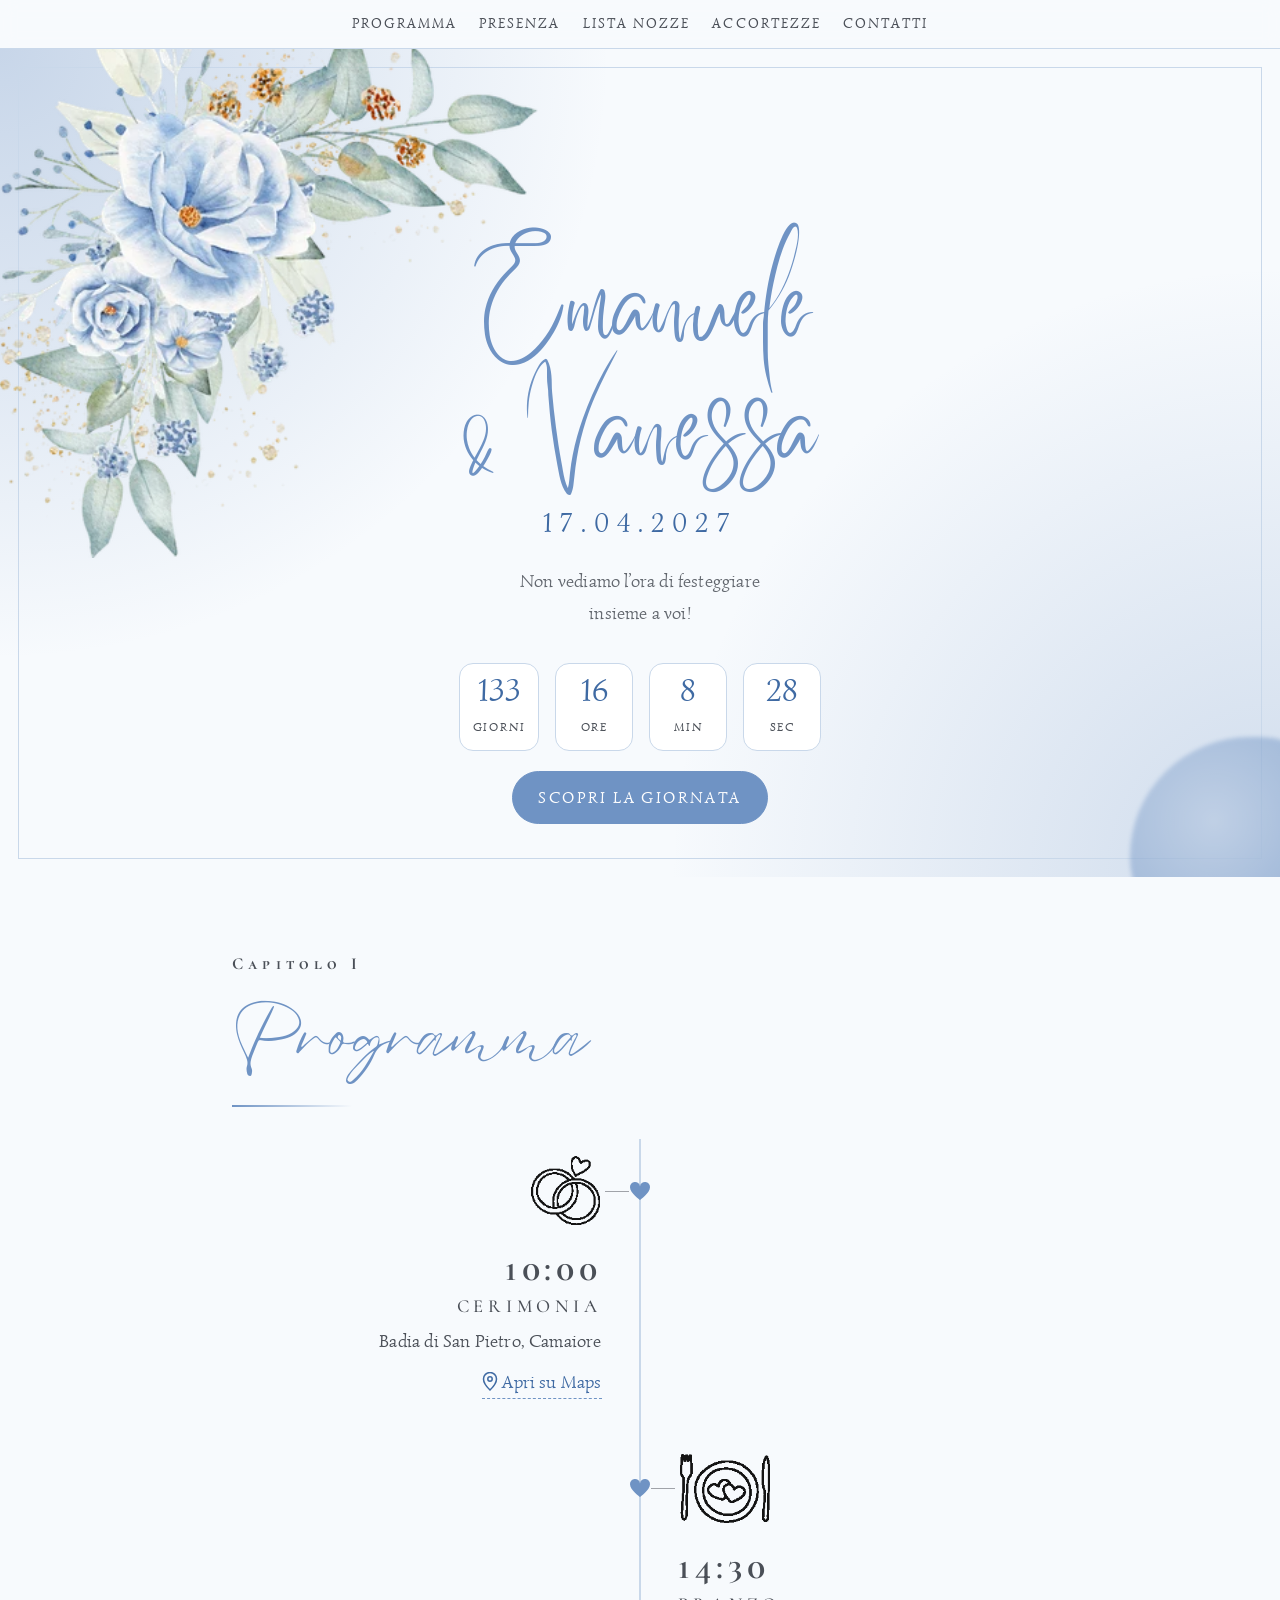
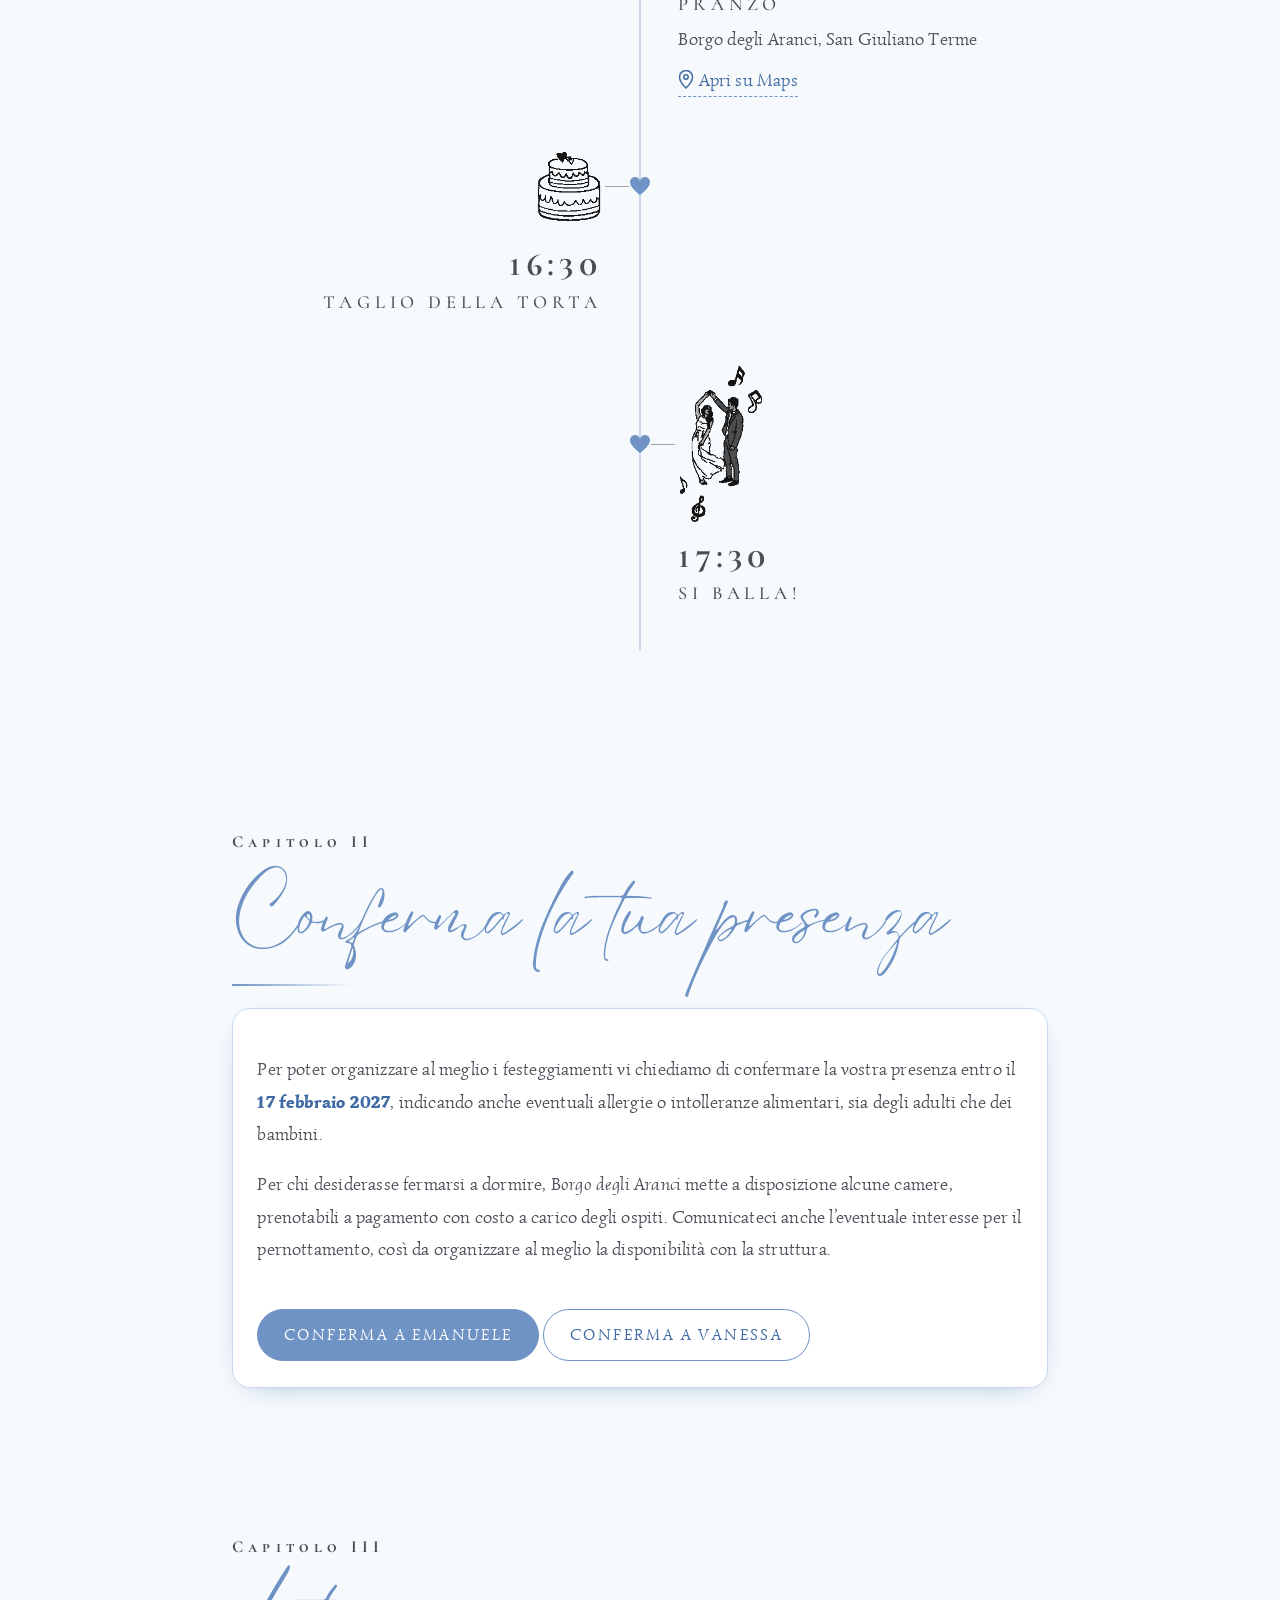
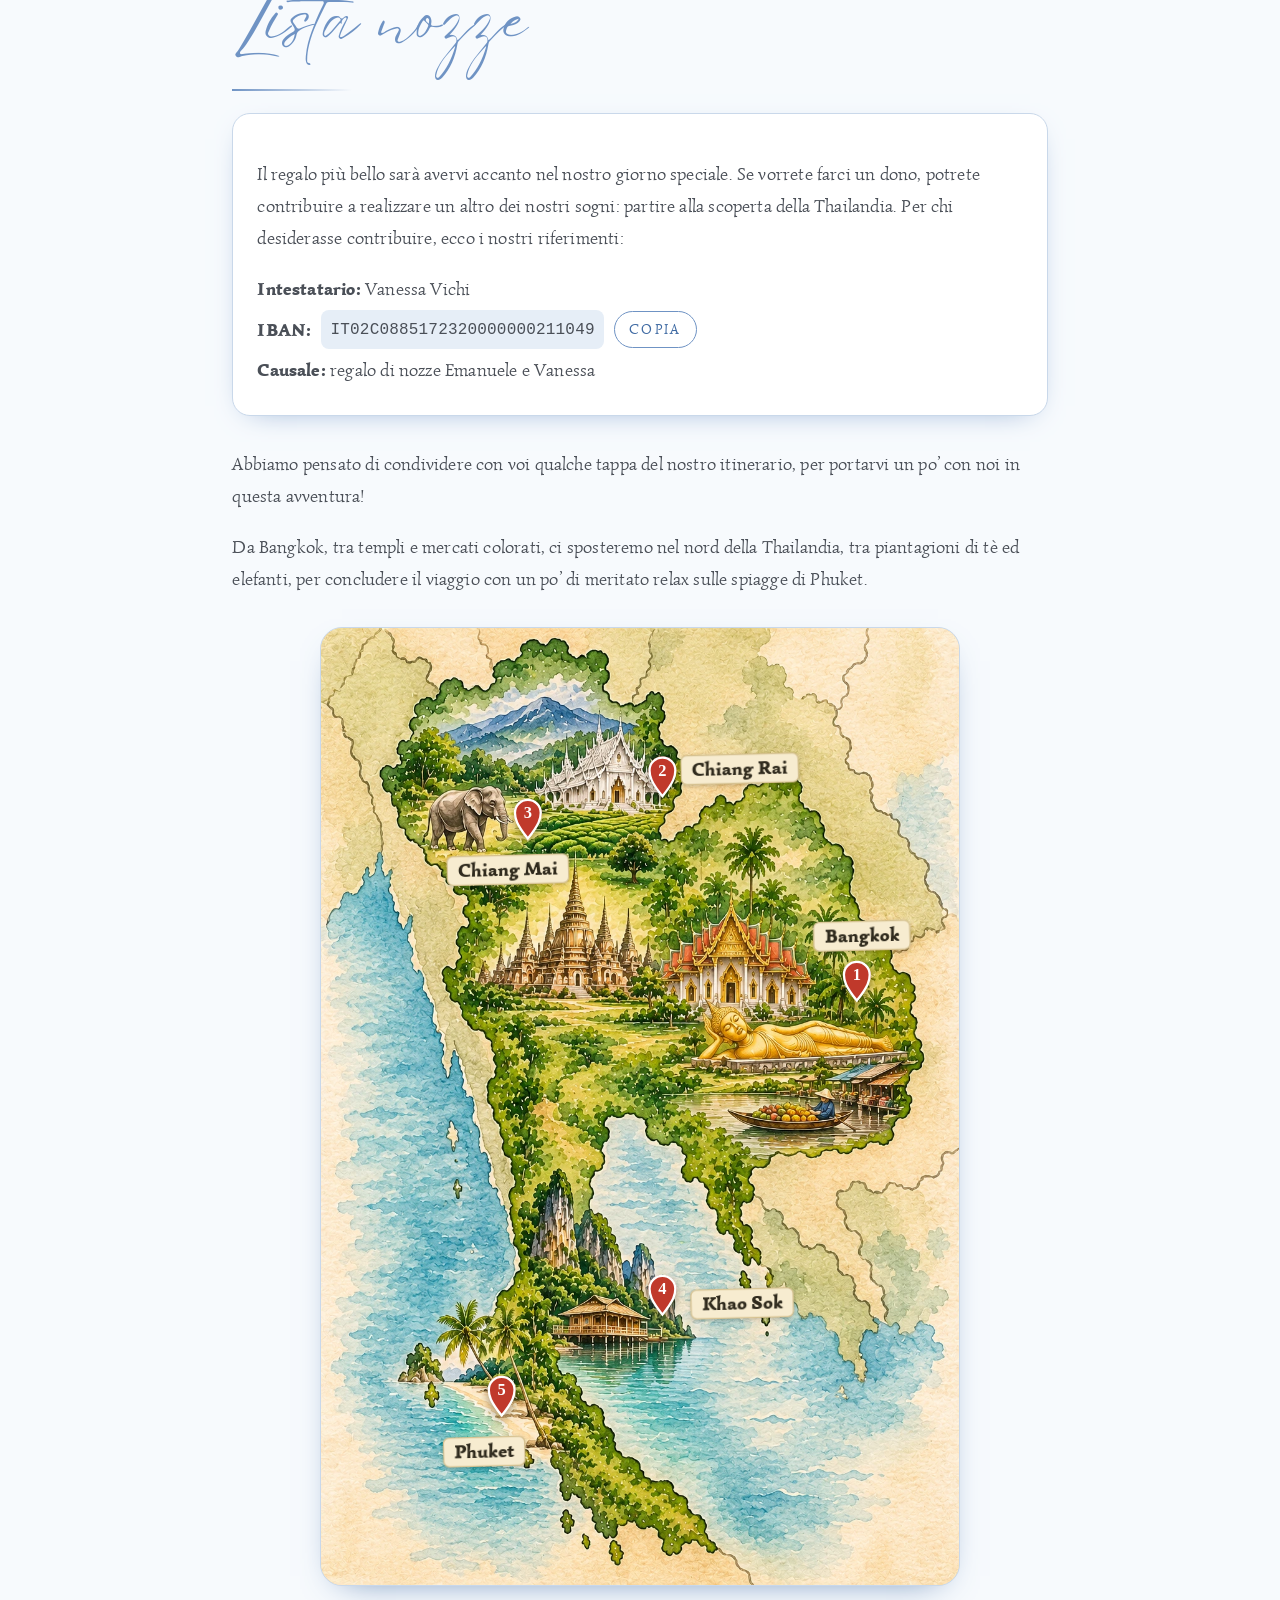
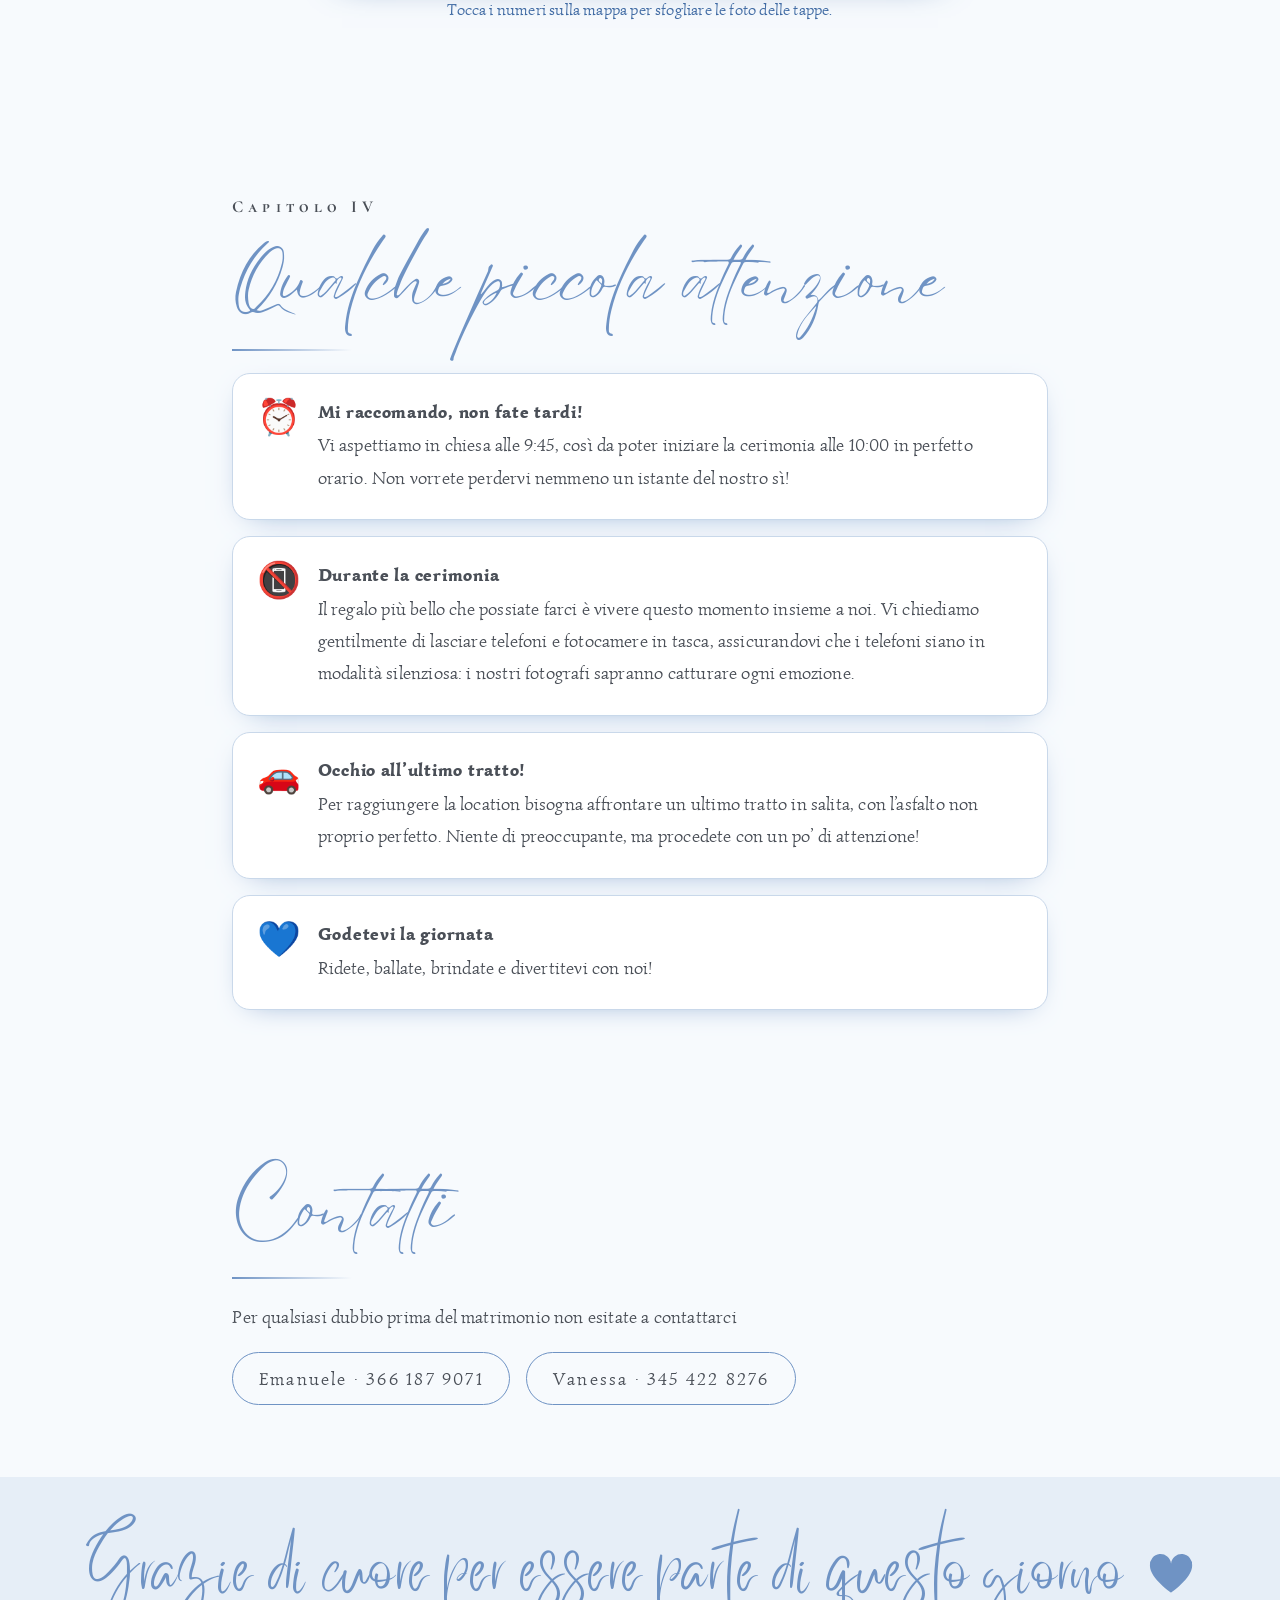
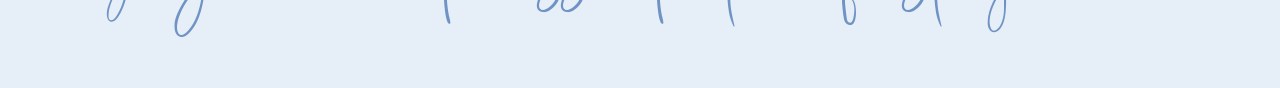
<file: index.html>
<!DOCTYPE html>
<html lang="it">
<head>
<meta charset="utf-8">
<meta name="color-scheme" content="light">
<meta name="viewport" content="width=device-width, initial-scale=1, viewport-fit=cover">
<title>Emanuele &amp; Vanessa – 17.04.2027</title>
<meta name="description" content="Tutte le informazioni per festeggiare il matrimonio di Emanuele e Vanessa il 17 aprile 2027.">
<link rel="canonical" href="https://werian97.github.io/WeddingWebSite/">
<meta property="og:type" content="website">
<meta property="og:locale" content="it_IT">
<meta property="og:title" content="Emanuele &amp; Vanessa – 17 aprile 2027">
<meta property="og:description" content="Tutte le informazioni per festeggiare il matrimonio di Emanuele e Vanessa e scoprire il nostro viaggio in Thailandia.">
<meta property="og:url" content="https://werian97.github.io/WeddingWebSite/">
<meta property="og:image" content="https://werian97.github.io/WeddingWebSite/assets/photos/white.jpg">
<meta property="og:image:alt" content="Il Tempio Bianco di Chiang Rai, una tappa del nostro viaggio">
<meta property="og:image:type" content="image/jpeg">
<meta property="og:image:width" content="900">
<meta property="og:image:height" content="552">
<meta name="twitter:card" content="summary_large_image">
<meta name="twitter:title" content="Emanuele &amp; Vanessa – 17 aprile 2027">
<meta name="twitter:description" content="Tutte le informazioni per festeggiare il matrimonio di Emanuele e Vanessa e scoprire il nostro viaggio in Thailandia.">
<meta name="twitter:image" content="https://werian97.github.io/WeddingWebSite/assets/photos/white.jpg">
<meta name="twitter:image:alt" content="Il Tempio Bianco di Chiang Rai, una tappa del nostro viaggio">
<link rel="preconnect" href="https://fonts.googleapis.com">
<link rel="preconnect" href="https://fonts.gstatic.com" crossorigin>
<link href="https://fonts.googleapis.com/css2?family=Cormorant+SC:wght@400;500;600;700&display=swap" rel="stylesheet">
<link href="https://fonts.googleapis.com/css2?family=Simonetta:ital,wght@0,400;0,900;1,400;1,900&display=swap" rel="stylesheet">
<link rel="stylesheet" href="styles.css">
</head>
<body>
<nav aria-label="Navigazione principale">
<a href="#programma">Programma</a>
<a href="#presenza">Presenza</a>
<a href="#nozze">Lista nozze</a>
<a href="#attenzioni">Accortezze</a>
<a href="#contatti">Contatti</a>
</nav>

<main>
<header class="hero">
<div class="frame"></div>
<img class="flower" src="assets/images/flower.webp" alt="" aria-hidden="true">
<h1 class="script"><span class="name-line">Emanuele</span><span class="name-line"><span class="amp">&amp;</span> Vanessa</span></h1>
<div class="date">17.04.2027</div>
<p class="sub">Non vediamo l’ora di festeggiare insieme a voi!</p>
<div class="count" id="count" aria-live="off"></div>
<a class="btn fill" href="#programma">Scopri la giornata</a>
</header>

<section id="programma" class="reveal">
<p class="chap">Capitolo I</p>
<h2 class="title">Programma</h2>
<div class="tl">
<div class="ev">
<div class="ico"><img src="assets/images/timeline-ceremony.png" alt="" aria-hidden="true"></div>
<div class="t">10:00</div>
<div class="n">Cerimonia</div>
<div>Badia di San Pietro, Camaiore</div>
<a href="https://www.google.com/maps/search/?api=1&amp;query=Badia+di+San+Pietro+Camaiore" target="_blank" rel="noopener">
<svg aria-hidden="true" width="16" height="19" viewBox="0 0 16 19" fill="none">
<path d="M8 18s6.5-6.1 6.5-11A6.5 6.5 0 1 0 1.5 7C1.5 11.9 8 18 8 18Z" stroke="currentColor" stroke-width="1.5"/>
<circle cx="8" cy="7" r="2.2" stroke="currentColor" stroke-width="1.5"/>
</svg>
Apri su Maps
</a>
</div>
<div class="ev">
<div class="ico"><img src="assets/images/timeline-lunch.png" alt="" aria-hidden="true"></div>
<div class="t">14:30</div>
<div class="n">Pranzo</div>
<div>Borgo degli Aranci, San Giuliano Terme</div>
<a href="https://www.google.com/maps/search/?api=1&amp;query=Borgo+degli+aranci+San+Giuliano+Terme" target="_blank" rel="noopener">
<svg aria-hidden="true" width="16" height="19" viewBox="0 0 16 19" fill="none">
<path d="M8 18s6.5-6.1 6.5-11A6.5 6.5 0 1 0 1.5 7C1.5 11.9 8 18 8 18Z" stroke="currentColor" stroke-width="1.5"/>
<circle cx="8" cy="7" r="2.2" stroke="currentColor" stroke-width="1.5"/>
</svg>
Apri su Maps
</a>
</div>
<div class="ev">
<div class="ico"><img src="assets/images/timeline-cake.png" alt="" aria-hidden="true"></div>
<div class="t">16:30</div>
<div class="n">Taglio della torta</div>
</div>
<div class="ev">
<div class="ico"><img src="assets/images/timeline-dancing.png" alt="" aria-hidden="true"></div>
<div class="t">17:30</div>
<div class="n">Si balla!</div>
</div>
</div>
</section>

<section id="presenza" class="reveal">
<p class="chap">Capitolo II</p>
<h2 class="title">Conferma la tua presenza</h2>
<div class="card">
<p>Per poter organizzare al meglio i festeggiamenti vi chiediamo di confermare la vostra presenza entro il <strong class="deadline">17 febbraio 2027</strong>, indicando anche eventuali allergie o intolleranze alimentari, sia degli adulti che dei bambini.</p>
<p>Per chi desiderasse fermarsi a dormire, <em>Borgo degli Aranci</em> mette a disposizione alcune camere, prenotabili a pagamento con costo a carico degli ospiti. Comunicateci anche l’eventuale interesse per il pernottamento, così da organizzare al meglio la disponibilità con la struttura.</p>
<a class="btn fill" id="rsvpE" href="https://wa.me/393661879071?text=Ciao!%20Confermo%20la%20presenza%20al%20vostro%20matrimonio%20del%2017%20aprile%202027.%0ANumero%20di%20persone%20(adulti%2Fbambini)%3A%20%0AAllergie%20o%20intolleranze%3A%20%0AInteressati%20al%20pernottamento%3A%20" target="_blank" rel="noopener">Conferma a Emanuele</a>
<a class="btn" id="rsvpV" href="https://wa.me/393454228276?text=Ciao!%20Confermo%20la%20presenza%20al%20vostro%20matrimonio%20del%2017%20aprile%202027.%0ANumero%20di%20persone%20(adulti%2Fbambini)%3A%20%0AAllergie%20o%20intolleranze%3A%20%0AInteressati%20al%20pernottamento%3A%20" target="_blank" rel="noopener">Conferma a Vanessa</a>
</div>
</section>

<section id="nozze" class="reveal">
<p class="chap">Capitolo III</p>
<h2 class="title">Lista nozze</h2>
<div class="card">
<p>Il regalo più bello sarà avervi accanto nel nostro giorno speciale. Se vorrete farci un dono, potrete contribuire a realizzare un altro dei nostri sogni: partire alla scoperta della Thailandia. Per chi
desiderasse contribuire, ecco i nostri riferimenti:</p>
<p class="gift-detail"><strong>Intestatario:</strong> Vanessa Vichi</p>
<div class="iban">
<strong>IBAN:</strong>
<code id="iban">IT02C0885172320000000211049</code>
<button class="btn mini" id="copy" type="button">Copia</button>
</div>
<p class="gift-detail"><strong>Causale:</strong> regalo di nozze Emanuele e Vanessa</p>
</div>
<p class="itinerary-intro">Abbiamo pensato di condividere con voi qualche tappa del nostro itinerario, per portarvi un po’ con noi in questa avventura!</p>
<p>Da Bangkok, tra templi e mercati colorati, ci sposteremo nel nord della Thailandia, tra piantagioni di tè ed elefanti, per concludere il viaggio con un po’ di meritato relax sulle spiagge di Phuket.</p>
<div class="itinerary-map">
<object id="itinerary-map" class="itinerary-map-content" data="assets/images/thailand-map.svg" type="image/svg+xml" aria-label="Mappa illustrata dell’itinerario in Thailandia">
<img src="assets/images/thailand-map.webp" alt="Mappa dell’itinerario in Thailandia, da Chiang Rai a Phuket.">
</object>
</div>
<p class="map-hint">Tocca i numeri sulla mappa per sfogliare le foto delle tappe.</p>
</section>

<dialog class="photo-dialog" id="photo-dialog" aria-label="Foto della tappa">
<button type="button" class="photo-close" id="photo-close" aria-label="Chiudi la foto">×</button>
<figure class="polaroid" id="polaroid">
<div class="pol-photo"><img id="photo-dialog-image" alt=""></div>
<figcaption id="photo-dialog-caption"></figcaption>
</figure>
<div class="photo-nav" id="photo-nav">
<button type="button" id="ph-prev" aria-label="Foto precedente">‹</button>
<span id="ph-count"></span>
<button type="button" id="ph-next" aria-label="Foto successiva">›</button>
</div>
</dialog>

<section id="attenzioni" class="reveal">
<p class="chap">Capitolo IV</p>
<h2 class="title">Qualche piccola attenzione</h2>
<div class="tips">
<div class="card tip">
<div class="e">⏰</div>
<div>
<h3>Mi raccomando, non fate tardi!</h3>
<p>Vi aspettiamo in chiesa alle 9:45, così da poter iniziare la cerimonia alle 10:00 in perfetto orario. Non vorrete perdervi nemmeno un istante del nostro sì!</p>
</div>
</div>
<div class="card tip">
<div class="e">📵</div>
<div>
<h3>Durante la cerimonia</h3>
<p>Il regalo più bello che possiate farci è vivere questo momento insieme a noi. Vi chiediamo gentilmente di lasciare telefoni e fotocamere in tasca, assicurandovi che i telefoni siano in modalità silenziosa: i nostri fotografi sapranno catturare ogni emozione.</p>
</div>
</div>
<div class="card tip">
<div class="e">🚗</div>
<div>
<h3>Occhio all’ultimo tratto!</h3>
<p>Per raggiungere la location bisogna affrontare un ultimo tratto in salita, con l’asfalto non proprio perfetto. Niente di preoccupante, ma procedete con un po’ di attenzione!</p>
</div>
</div>
<div class="card tip">
<div class="e">💙</div>
<div>
<h3>Godetevi la giornata</h3>
<p>Ridete, ballate, brindate e divertitevi con noi!</p>
</div>
</div>
</div>
</section>

<section id="contatti" class="reveal">
<h2 class="title">Contatti</h2>
<p>Per qualsiasi dubbio prima del matrimonio non esitate a contattarci</p>
<div class="contacts">
<a href="tel:+393661879071">Emanuele · 366 187 9071</a>
<a href="tel:+393454228276">Vanessa · 345 422 8276</a>
</div>
</section>
</main>

<footer>
<div class="script">
Grazie di cuore per essere parte di questo giorno
<svg class="fh" viewBox="0 0 24 22" aria-hidden="true">
<path d="M12 21S1 13.5 1 7a5.5 5.5 0 0 1 11-1 5.5 5.5 0 0 1 11 1c0 6.5-11 14-11 14z"/>
</svg>
</div>
</footer>

<script src="script.js" defer></script>
</body>
</html>
</file>
<file: styles.css>
@font-face {
  font-family:'Eyesome Script';
  src:url("assets/fonts/eyesome-script.ttf") format("truetype");
  font-weight:400;
  font-style:normal;
}
@font-face {
  font-family:'Better Saturday';
  src:url("assets/fonts/better-saturday-1.ttf") format("truetype");
  font-style:normal;
  font-weight:400;
  unicode-range:U+0020,U+0026,U+002E,U+0030-0032,U+0034,U+0037,U+0045,U+0056,U+0061,U+0065,U+006C,U+006D,U+006E,U+0073,U+0075,U+00A0;
}
@font-face {
  font-family:'Better Saturday';
  src:url("assets/fonts/better-saturday-2.ttf") format("truetype");
  font-style:normal;
  font-weight:400;
  unicode-range:U+0020,U+002C,U+0042,U+0043,U+0047,U+0050,U+0053,U+0054,U+0061,U+0063-0065,U+0067-0069,U+006C-006D,U+006E,U+006F,U+0072,U+0074,U+0075,U+00A0;
}
@font-face {
  font-family:'Better Saturday';
  src:url("assets/fonts/better-saturday-3.ttf") format("truetype");
  font-style:normal;
  font-weight:400;
  unicode-range:U+0020,U+0047,U+0061,U+0063-0065,U+0067-0069,U+006E,U+006F,U+0070-0074,U+0075,U+007A,U+00A0;
}
:root {
  --bg:#f7fafd;
  --bg2:#e6eef7;
  --card:#ffffff;
  --text:#4a4f57;
  --accent:#6f93c4;
  --accent2:#3f6aa3;
  --line:#c9d8ea;
  --leaf:#a9c3b4;
  color-scheme:light;
  box-sizing:border-box;
  padding-top:env(safe-area-inset-top,0px);
  padding-bottom:env(safe-area-inset-bottom,0px);
}
*,*::before,*::after {
  box-sizing:border-box;
}
html {
  scroll-behavior:smooth;
  scroll-padding-top:calc(64px + env(safe-area-inset-top,0px));
}
body {
  margin:0;
  background:var(--bg);
  color:var(--text);
  font-family:'Simonetta',Georgia,serif;
  font-size:1.15rem;
  line-height:1.75;
  letter-spacing:.01em;
}
:focus-visible {
  outline:3px solid var(--accent2);
  outline-offset:3px;
}
body::before {
  content:"";
  position:fixed;
  inset:0 0 auto;
  height:env(safe-area-inset-top,0px);
  background:var(--bg);
  z-index:30;
}
.script {
  font-family:'Better Saturday',cursive;
  font-weight:400;
  color:var(--accent);
  letter-spacing:0;
}
nav {
  position:sticky;
  top:env(safe-area-inset-top,0px);
  z-index:20;
  background:color-mix(in srgb,var(--bg) 88%,transparent);
  backdrop-filter:blur(8px);
  border-bottom:1px solid var(--line);
  display:flex;
  gap:1.4rem;
  justify-content:center;
  padding:.7rem 1rem;
  overflow-x:auto;
  white-space:nowrap;
}
nav a {
  color:var(--text);
  text-decoration:none;
  font-size:.9rem;
  text-transform:uppercase;
  letter-spacing:.14em;
}
nav a:hover {
  color:var(--accent2);
}
.hero {
  min-height:92vh;
  display:flex;
  flex-direction:column;
  align-items:center;
  justify-content:center;
  text-align:center;
  padding:3rem 1.2rem;
  position:relative;
  overflow:hidden;
  background:radial-gradient(circle at 0 0,color-mix(in srgb,var(--accent) 35%,transparent),transparent 40%),radial-gradient(circle at 100% 100%,color-mix(in srgb,var(--accent) 30%,transparent),transparent 40%),var(--bg);
}
.hero::after {
  content:"";
  position:absolute;
  width:210px;
  height:210px;
  bottom:-70px;
  right:-60px;
  border-radius:60% 40% 55% 45%;
  background:radial-gradient(circle at 40% 40%,#fff6,transparent 55%),var(--accent);
  opacity:.45;
  filter:blur(2px);
}
.frame {
  position:absolute;
  inset:18px;
  border:1px solid var(--line);
  pointer-events:none;
}
.hero h1 {
  font-size:clamp(3.4rem,15vw,7.4rem);
  line-height:1.7;
  margin:0;
  text-shadow:none;
  padding:.1em 0;
}
.hero .name-line {
  display:block;
  white-space:nowrap;
}
.hero .amp {
  display:inline-block;
  font-size:.7em;
  margin-right:.1em;
}
.date {
  font-size:1.7rem;
  letter-spacing:.3em;
  color:var(--accent2);
  margin:1.2rem 0 .6rem;
}
.sub {
  max-width:30ch;
  opacity:.85;
}
.count {
  display:flex;
  gap:1rem;
  margin-top:2rem;
  flex-wrap:wrap;
  justify-content:center;
}
.count div {
  background:var(--card);
  border:1px solid var(--line);
  border-radius:14px;
  min-width:78px;
  padding:.6rem .8rem;
}
.count b {
  display:block;
  font-size:2rem;
  font-weight:400;
  color:var(--accent2);
  line-height:1.1;
}
.count span {
  font-size:.75rem;
  text-transform:uppercase;
  letter-spacing:.15em;
}
.btn {
  display:inline-block;
  margin-top:1.6rem;
  padding:.7rem 1.6rem;
  border-radius:999px;
  border:1px solid var(--accent);
  background:transparent;
  color:var(--accent2);
  text-decoration:none;
  font:inherit;
  font-size:1rem;
  letter-spacing:.15em;
  text-transform:uppercase;
  cursor:pointer;
  transition:.25s;
}
.btn:hover,.btn.fill {
  background:var(--accent);
  color:#fff;
}
.btn.fill:hover {
  background:var(--accent2);
}
section {
  max-width:860px;
  margin:0 auto;
  padding:4.5rem 1.4rem;
}
.chap {
  font-family:'Cormorant SC',Georgia,serif;
  font-size:1.05rem;
  letter-spacing:.3em;
  font-weight:700;
  margin:0 0 .6rem;
}
.deadline {
  color:var(--accent2);
}
h2 {
  font-size:clamp(2.3rem,7.5vw,3.8rem);
  margin:.1rem 0 1.5rem;
  line-height:1.15;
}
h2::after {
  content:"";
  display:block;
  height:2px;
  width:120px;
  margin-top:.5rem;
  background:linear-gradient(90deg,var(--accent),transparent);
}
.tl {
  position:relative;
  margin:2rem 0;
}
.tl::before {
  content:"";
  position:absolute;
  left:50%;
  top:0;
  bottom:0;
  width:2px;
  background:var(--line);
  transform:translateX(-50%);
}
.card {
  background:var(--card);
  border:1px solid var(--line);
  border-radius:18px;
  padding:1.6rem 1.5rem;
  box-shadow:0 8px 30px -18px var(--accent);
}
.gift-detail {
  margin:.2rem 0;
}
.itinerary-intro {
  margin-top:2rem;
}
.iban {
  display:flex;
  gap:.6rem;
  align-items:center;
  flex-wrap:wrap;
  margin:.3rem 0;
}
.iban code {
  font-family:ui-monospace,Menlo,monospace;
  font-size:1rem;
  word-break:break-all;
  background:var(--bg2);
  padding:.35rem .6rem;
  border-radius:8px;
}
.mini {
  font-size:.9rem;
  padding:.3rem .9rem;
  margin:0;
}
.photo-dialog {
  position:fixed;
  inset:0;
  width:min(92vw,520px);
  max-width:none;
  max-height:90vh;
  padding:1rem;
  border:1px solid var(--line);
  border-radius:18px;
  background:var(--card);
  color:var(--text);
  box-shadow:0 16px 70px #0005;
}
.photo-dialog::backdrop {
  background:#15202bb3;
  backdrop-filter:blur(3px);
}
.photo-close {
  width:2.5rem;
  height:2.5rem;
  border:1px solid var(--line);
  border-radius:50%;
  background:var(--card);
  color:var(--text);
  font:inherit;
  font-size:1.5rem;
  line-height:1;
  cursor:pointer;
}
.tips {
  display:grid;
  gap:1rem;
}
.tip {
  display:flex;
  gap:1rem;
  align-items:flex-start;
}
.tip .e {
  font-size:2.2rem;
  line-height:1;
}
.tip h3 {
  font-size:1.15rem;
  letter-spacing:.04em;
  font-weight:900;
  line-height:1.4;
  margin:0 0 .25rem;
}
.tip p {
  margin:0;
}
.contacts {
  display:flex;
  gap:1rem;
  flex-wrap:wrap;
  justify-content:center;
  margin-top:1rem;
}
.contacts a {
  border:1px solid var(--accent);
  border-radius:999px;
  padding:.6rem 1.6rem;
  color:var(--text);
  text-decoration:none;
  letter-spacing:.12em;
}
.contacts a:hover {
  background:var(--accent);
  color:#fff;
}
footer {
  text-align:center;
  padding:3rem 1.4rem 4rem;
  background:var(--bg2);
}
footer .script {
  font-size:clamp(2.4rem,8vw,3.6rem);
  line-height:1.6;
}
.reveal {
  opacity:0;
  transform:translateY(22px);
  transition:opacity .8s,transform .8s;
}
.reveal.in {
  opacity:1;
  transform:none;
}
@media (prefers-reduced-motion:reduce) {
  .reveal {
    opacity:1;
    transform:none;
    transition:none;
  }
  html {
    scroll-behavior:auto;
  }
}
.title {
  font-family:'Eyesome Script','Snell Roundhand',cursive;
  font-weight:400;
  color:var(--accent);
  letter-spacing:0;
  font-size:clamp(2.6rem,9vw,4.4rem);
  line-height:1.5;
  margin:.3rem 0 1.4rem;
  padding-top:.15em;
  overflow-wrap:anywhere;
}
.title::after {
  content:"";
  display:block;
  height:2px;
  width:120px;
  margin-top:.1rem;
  background:linear-gradient(90deg,var(--accent),transparent);
}
/* timeline */
.ev {
  position:relative;
  width:50%;
  padding:0 2.4rem 2.4rem;
}
.ev:nth-child(odd) {
  text-align:right;
}
.ev:nth-child(even) {
  margin-left:50%;
}
.ev::after {
  content:"";
  position:absolute;
  top:3.2rem;
  width:1.4rem;
  height:1.25rem;
  transform:translateY(-50%);
  background:url("assets/images/heart.svg") center/contain no-repeat;
}
.ev:nth-child(odd)::after {
  right:-.7rem;
}
.ev:nth-child(even)::after {
  left:-.7rem;
}
.ev::before {
  content:"";
  position:absolute;
  top:3.2rem;
  width:1.5rem;
  height:1px;
  background:var(--text);
  opacity:.5;
}
.ev:nth-child(odd)::before {
  right:.7rem;
}
.ev:nth-child(even)::before {
  left:.7rem;
}
.ico {
  height:var(--h,6.4rem);
  display:flex;
  align-items:center;
  margin-bottom:.5rem;
}
.ev:nth-child(odd) .ico {
  justify-content:flex-end;
}
.ev .ico img {
  display:block;
  width:auto;
  height:auto;
  max-height:4.6rem;
  max-width:7rem;
  object-fit:contain;
}
.ev .t {
  font-family:'Cormorant SC',Georgia,serif;
  font-size:2.1rem;
  font-weight:700;
  color:var(--text);
  letter-spacing:.14em;
  line-height:1.2;
}
.ev .n {
  font-family:'Cormorant SC',Georgia,serif;
  text-transform:uppercase;
  letter-spacing:.26em;
  font-size:1.15rem;
  font-weight:500;
  margin-bottom:.2rem;
}
.ev a {
  display:inline-block;
  margin-top:.5rem;
  color:var(--accent2);
  text-decoration:none;
  border-bottom:1px dashed var(--accent);
}
.ev a svg {
  vertical-align:-3px;
}

/* map */
.itinerary-map {
  width: min(100%, 640px);
  margin: 2rem auto .5rem;
  border: 1px solid var(--line);
  border-radius: 22px;
  overflow: hidden;
  background: #f1e2c0;
  box-shadow: 0 12px 35px -22px var(--accent2);
}
.itinerary-map-content {
  display: block;
  width: 100%;
  height: auto;
  aspect-ratio: 2 / 3;
  border: 0;
}
.itinerary-map-content img {
  display:block;
  width:100%;
  height:auto;
}
.map-hint {
  text-align:center;
  font-size:1rem;
  color:var(--accent2);
  margin:.6rem 0 1.5rem;
}
@media (max-width:640px) {
  body {
    font-size:1.1rem;
  }
  .tl::before {
    left:14px;
  }
  .ev,.ev:nth-child(even) {
    width:100%;
    margin-left:0;
    padding:0 0 2.2rem 2.8rem;
    text-align:left!important;
  }
  .ev::after,.ev:nth-child(odd)::after,.ev:nth-child(even)::after {
    left:.25rem;
    right:auto;
  }
  .ev::before,.ev:nth-child(odd)::before,.ev:nth-child(even)::before {
    left:1.5rem;
    right:auto;
    width:.9rem;
  }
  .ev:nth-child(odd) .ico {
    justify-content:flex-start;
  }
}
.flower {
  position:absolute;
  top:calc(min(72vw,560px)*-.27);
  left:calc(min(72vw,560px)*-.03);
  width:min(72vw,560px);
  height:auto;
  pointer-events:none;
  z-index:0;
}
.hero>:not(.flower):not(.frame) {
  position:relative;
  z-index:1;
}
.ev:nth-child(4) {
  --h:10.6rem;
}
.ev::after,.ev::before {
  top:calc(var(--h,6.4rem)/2);
}
.ev:nth-child(4) .ico img {
  max-height:10rem;
  max-width:9rem;
}
.fh {
  display:inline-block;
  width:.8em;
  height:.74em;
  fill:var(--accent);
  margin-left:.15em;
  position:relative;
  top:-.5em;
  vertical-align:middle;
}
.photo-nav {
  display:flex;
  justify-content:center;
  align-items:center;
  gap:1rem;
  margin-top:1.4rem;
  color:#fff;
  font-size:1.05rem;
  letter-spacing:.08em;
}
.photo-nav[hidden] {
  display:none;
}
.photo-nav button {
  width:2.5rem;
  height:2.5rem;
  border:1px solid var(--line);
  border-radius:50%;
  background:var(--card);
  color:var(--text);
  font-size:1.5rem;
  line-height:1;
  cursor:pointer;
}
@media (max-width:640px) {
  .count {
    gap:.5rem;
    flex-wrap:nowrap;
  }
  .count div {
    min-width:62px;
    padding:.5rem .35rem;
  }
  .count b {
    font-size:1.7rem;
  }
}
#contatti .contacts {
  justify-content:flex-start;
}
#contatti p {
  margin-top:0;
}
/* --- mappa con pin numerati + polaroid --- */
dialog.photo-dialog {
  width:min(92vw,440px);
  max-width:none;
  max-height:none;
  padding:0;
  border:0;
  background:transparent;
  box-shadow:none;
  overflow:visible;
  color:#fff;
}
dialog.photo-dialog::backdrop {
  background:#15202bcc;
  backdrop-filter:blur(3px);
}
.polaroid {
  --tilt:-1.6deg;
  position:relative;
  margin:0;
  padding:14px 14px 0;
  background:#fcfaf4;
  border-radius:3px;
  box-shadow:0 22px 55px rgba(0,0,0,.5),0 2px 6px rgba(0,0,0,.3);
  transform:rotate(var(--tilt));
  animation:pol-in .38s cubic-bezier(.2,.9,.3,1.15);
}
.polaroid::before {
  content:"";
  position:absolute;
  top:-13px;
  left:50%;
  width:96px;
  height:28px;
  margin-left:-48px;
  background:rgba(233,220,176,.72);
  box-shadow:0 1px 3px rgba(0,0,0,.18);
  transform:rotate(2deg);
  z-index:2;
}
.polaroid .pol-photo {
  position:relative;
  aspect-ratio:4/3;
  max-height:58vh;
  margin:0 auto;
  background:#2a2a2a;
  overflow:hidden;
  box-shadow:inset 0 0 0 1px rgba(0,0,0,.12);
}
.polaroid .pol-photo::after {
  content:"";
  position:absolute;
  inset:0;
  box-shadow:inset 0 0 22px rgba(0,0,0,.22);
  pointer-events:none;
}
.polaroid .pol-photo img {
  display:block;
  width:100%;
  height:100%;
  max-width:none;
  max-height:none;
  margin:0;
  border-radius:0;
  object-fit:cover;
}
.polaroid figcaption {
  min-height:5rem;
  padding:.9rem .6rem 1.1rem;
  display:flex;
  flex-direction:column;
  align-items:center;
  justify-content:center;
  text-align:center;
  font-family:'Simonetta',Georgia,serif;
  font-style:italic;
  color:#3b362c;
  line-height:1.2;
}
.polaroid figcaption strong {
  font-size:1.45rem;
  font-weight:900;
  letter-spacing:.01em;
}
.polaroid figcaption span {
  font-size:1.15rem;
  opacity:.85;
}
@keyframes pol-in {
  from {
    opacity:0;
    transform:translateY(18px) rotate(calc(var(--tilt) - 5deg)) scale(.94);
  }
  to {
    opacity:1;
    transform:rotate(var(--tilt));
  }
}
@media (prefers-reduced-motion:reduce) {
  .polaroid {
    animation:none;
  }
}
dialog.photo-dialog .photo-close {
  position:absolute;
  top:-6px;
  right:-6px;
  z-index:5;
  width:2.6rem;
  height:2.6rem;
  display:flex;
  align-items:center;
  justify-content:center;
  padding:0;
  border:0;
  border-radius:50%;
  background:#fff;
  color:#333;
  font-size:1.7rem;
  line-height:1;
  cursor:pointer;
  box-shadow:0 3px 10px rgba(0,0,0,.35);
  touch-action:manipulation;
  -webkit-tap-highlight-color:transparent;
}
@media (max-width:640px) {
  .flower {
    width:min(60vw,330px);
    top:calc(min(60vw,330px)*-.27);
    left:calc(min(60vw,330px)*-.18);
  }
  .hero {
    padding-top:calc(min(60vw,330px)*.5 + 1.4rem);
  }
}
@media (min-width:641px) {
  .hero {
    padding-top:clamp(9rem,16vw,12rem);
  }
  .hero h1 {
    font-size:clamp(3.4rem,7vw,5.5rem);
    line-height:1.4;
    padding:0;
  }
  .hero .date {
    margin:.5rem 0;
  }
  .hero .sub {
    margin:.6rem 0;
  }
  .hero .count {
    margin-top:1.5rem;
  }
  .hero .btn {
    margin-top:1.25rem;
  }
}

/* finestra stretta in orizzontale (tablet / desktop rimpicciolito) */
@media (min-width:641px) and (max-width:1200px) {
  .flower {
    width:min(46vw,480px);
    top:calc(min(46vw,480px)*-.27);
    left:calc(min(46vw,480px)*-.18);
  }
  .hero {
    padding-top:calc(min(46vw,480px)*.55 + 2rem);
  }
}
</file>
